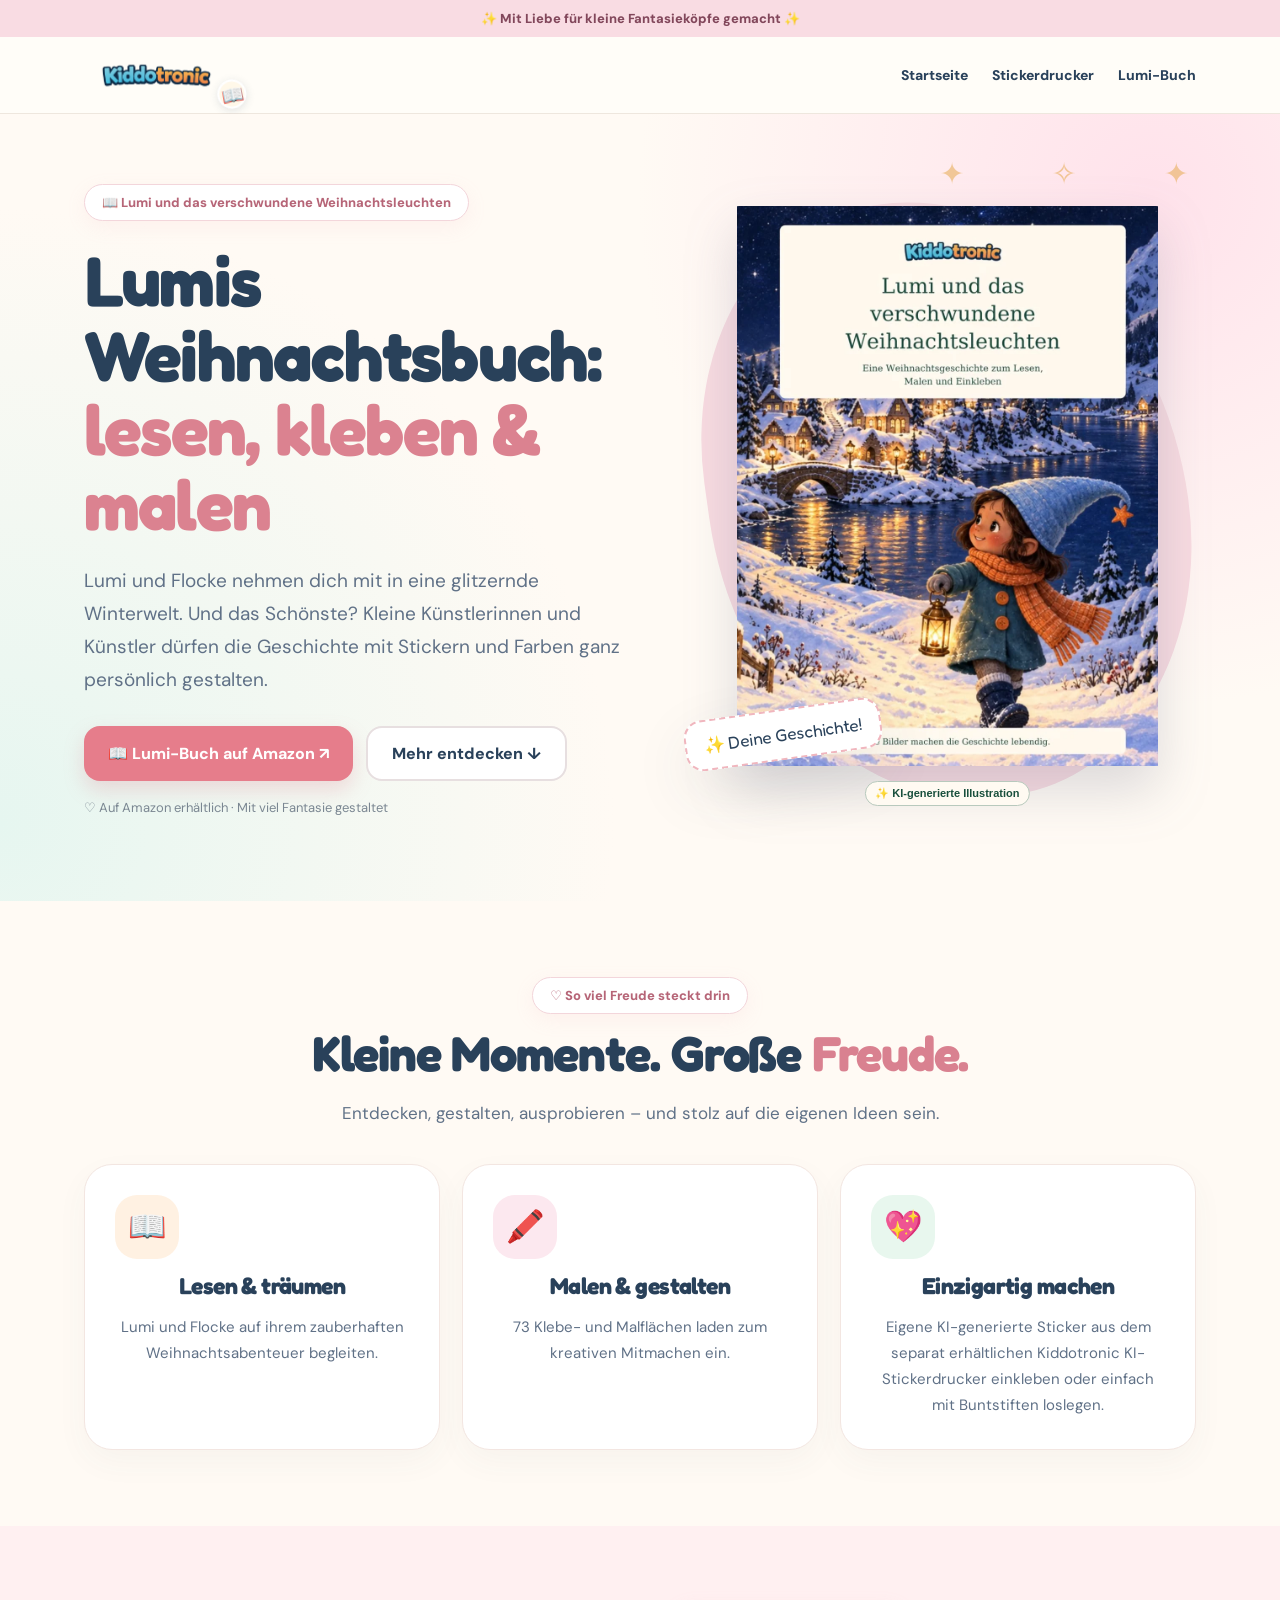
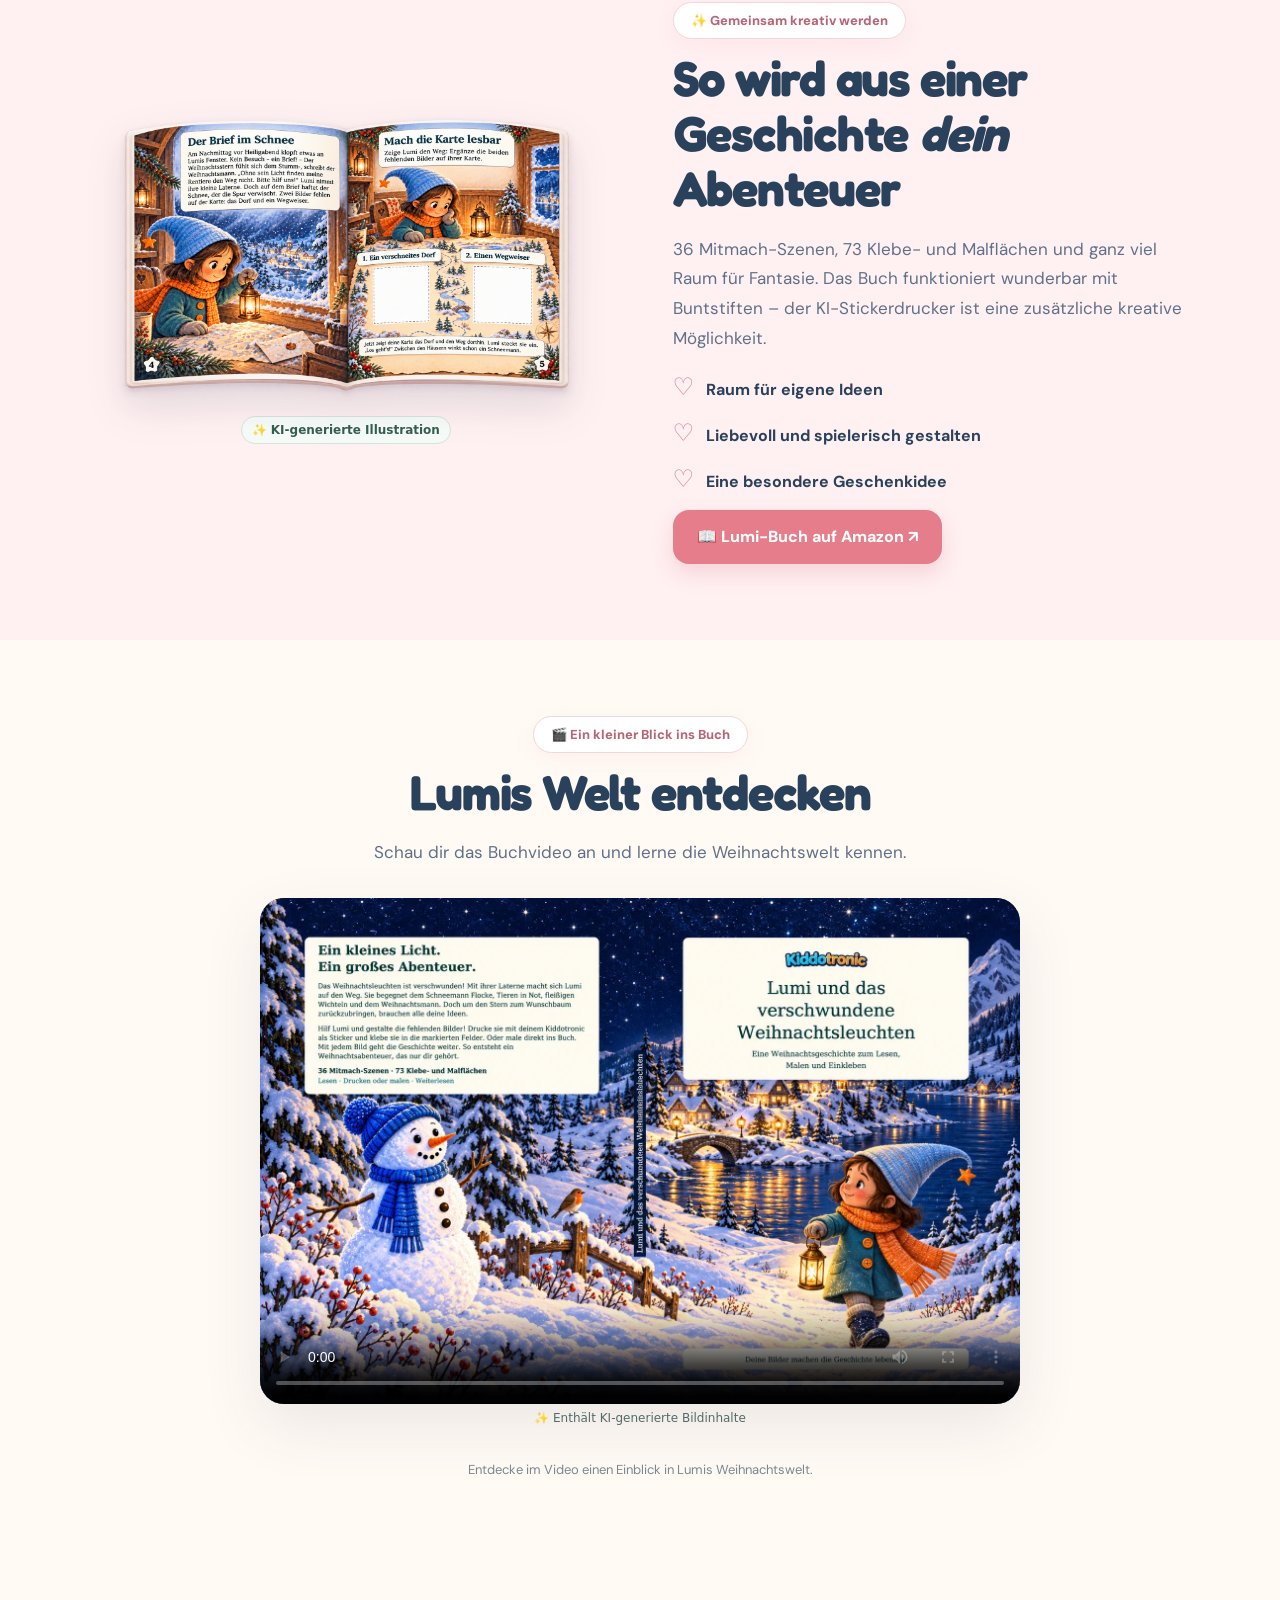
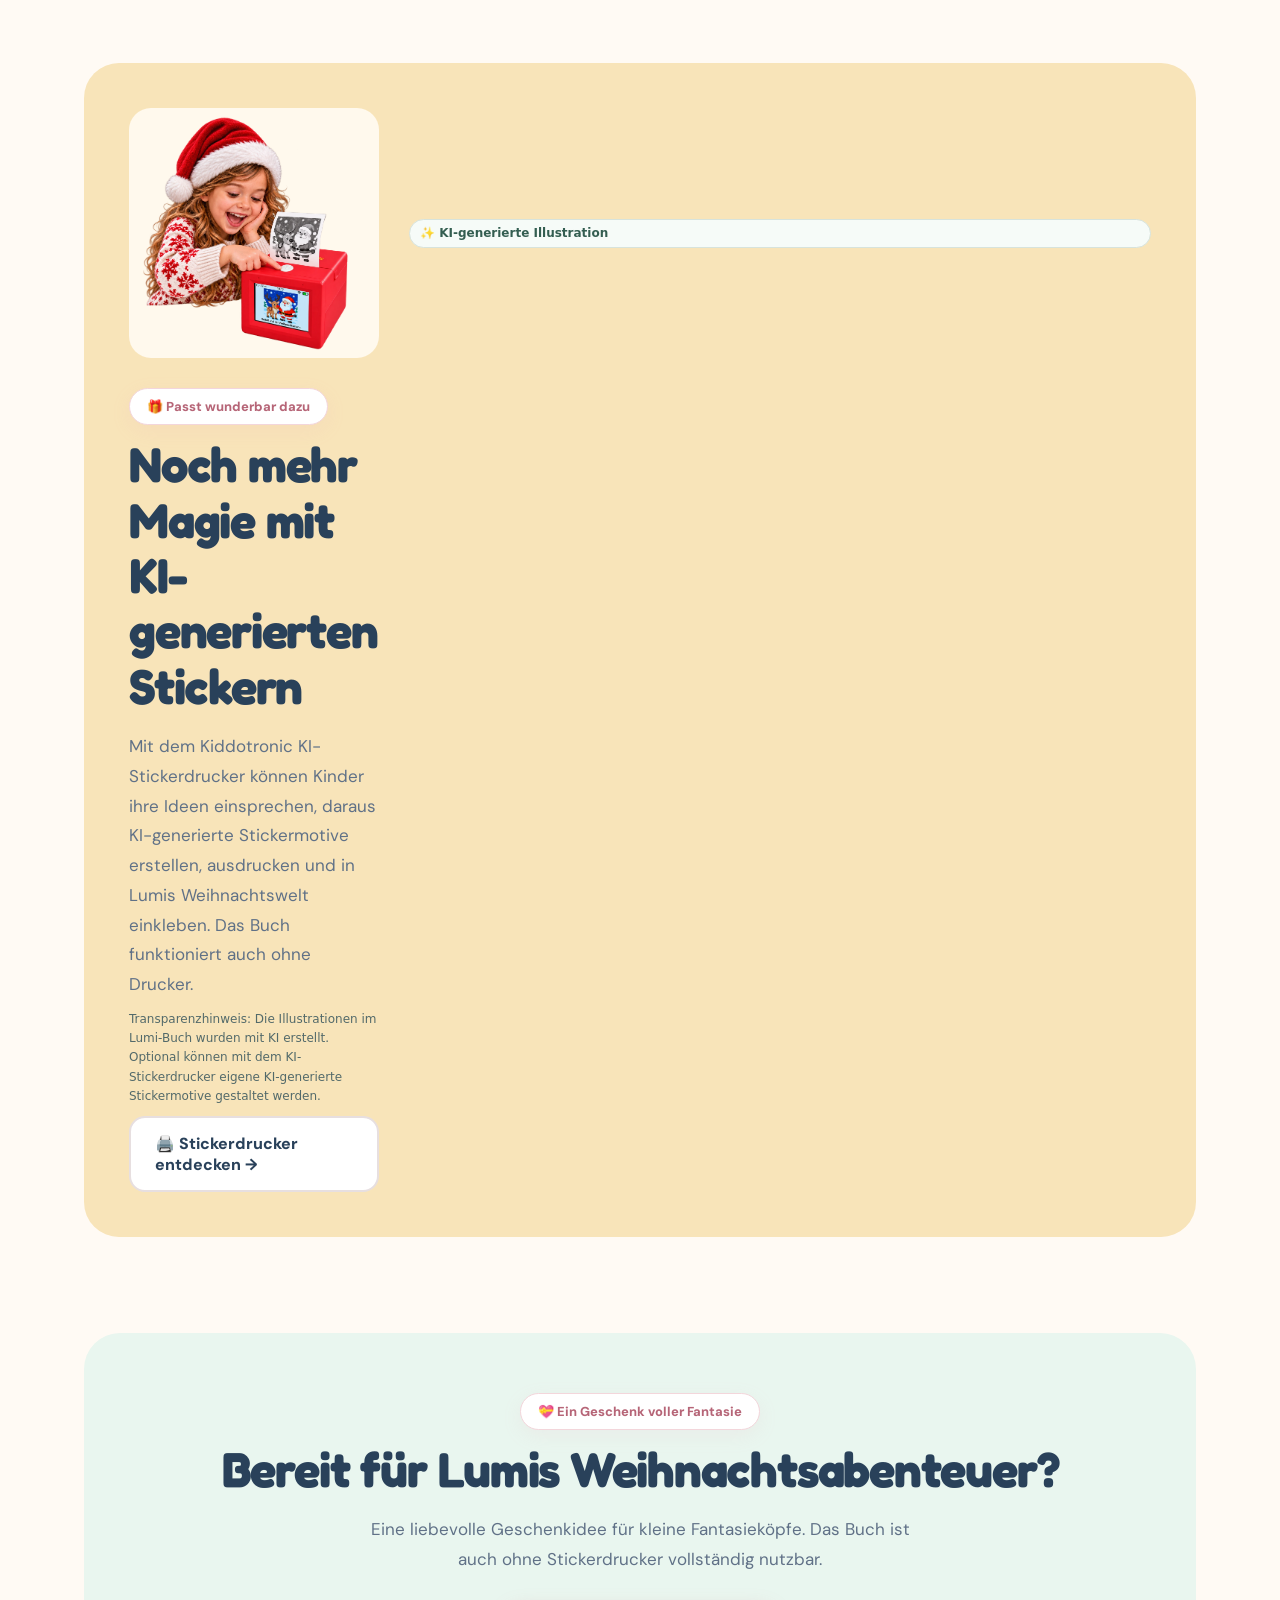
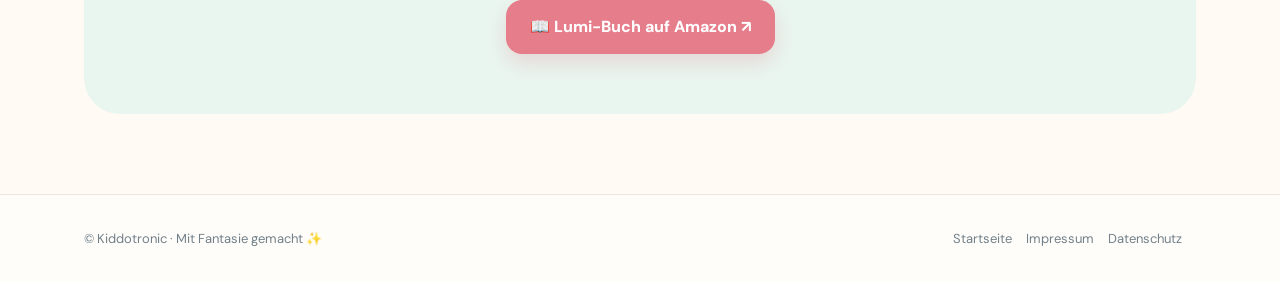
<file: lumi/index.html>
<!doctype html><html lang="de"><head><meta charset="utf-8"><meta name="viewport" content="width=device-width,initial-scale=1"><meta name="theme-color" content="#fffaf4"><meta name="description" content="Weihnachts-Mitmachbuch für kleine kreative Köpfe. Jetzt bei Kiddotronic entdecken und auf Amazon ansehen."><meta property="og:title" content="Lumi und das verschwundene Weihnachtsleuchten | Kiddotronic"><meta property="og:description" content="Weihnachts-Mitmachbuch für kleine kreative Köpfe"><meta property="og:type" content="website"><meta property="og:url" content="https://kiddotronic.com/lumi/"><meta property="og:image" content="https://kiddotronic.com/assets/lumi-cover.webp"><link rel="canonical" href="https://kiddotronic.com/lumi/"><title>Lumi und das verschwundene Weihnachtsleuchten | Kiddotronic</title><style>
@import url('https://fonts.googleapis.com/css2?family=DM+Sans:wght@400;500;600;700;800&family=Fredoka:wght@400;500;600;700&display=swap');
:root{--ink:#29415a;--muted:#607187;--cream:#fffaf4;--pink:#fff0f0;--mint:#e9f8ee;--gold:#f5bd67;--rose:#e77f8c;--shadow:0 22px 60px rgba(58,67,91,.10)}*{box-sizing:border-box}html{scroll-behavior:smooth}body{margin:0;background:var(--cream);color:var(--ink);font-family:'DM Sans',system-ui,sans-serif}a{color:inherit}img{display:block;max-width:100%}.container{max-width:1160px;margin:auto;padding:0 24px}.top{background:#f9dce3;text-align:center;font-size:13px;font-weight:800;padding:10px 12px;color:#82475b}.nav{background:#fffdf9dd;backdrop-filter:blur(15px);border-bottom:1px solid #eee7de}.nav .container{display:flex;align-items:center;justify-content:space-between;min-height:76px;gap:20px}.logo{font-family:Fredoka,sans-serif;font-size:26px;font-weight:700;text-decoration:none;color:#d56b82}.navlinks{display:flex;gap:24px;flex-wrap:wrap}.navlinks a{text-decoration:none;font-size:14px;font-weight:800}.navlinks a:hover{color:#d56b82}.hero{position:relative;overflow:hidden;background:radial-gradient(circle at 90% 10%,#ffe2eb 0,transparent 38%),radial-gradient(circle at 0 90%,#e6f6f0 0,transparent 42%),#fffaf4;padding:70px 0 85px}.hero:after{content:'✦   ✧   ✦';position:absolute;right:4%;top:40px;color:#e8b05e;font-size:30px;letter-spacing:40px;opacity:.6}.hero-grid{display:grid;grid-template-columns:1.05fr .95fr;gap:65px;align-items:center}.eyebrow{display:inline-flex;background:#fff;border:1px solid #f3d6db;border-radius:50px;padding:9px 17px;font-size:13px;font-weight:800;color:#b66577;box-shadow:0 6px 20px #e9a6b61c}h1,h2,h3{font-family:Fredoka,system-ui,sans-serif;letter-spacing:-.025em}h1{font-size:clamp(43px,5.5vw,78px);line-height:1.06;margin:22px 0;color:#29415a}h1 em{font-style:normal;color:#db8290}h2{font-size:clamp(30px,4vw,49px);line-height:1.13;margin:12px 0 18px}h3{font-size:23px;margin:13px 0}p{font-size:17px;line-height:1.75;color:var(--muted)}.lead{font-size:19px;max-width:580px}.buttons{display:flex;flex-wrap:wrap;gap:13px;margin:29px 0 18px}.btn{display:inline-flex;justify-content:center;align-items:center;gap:8px;min-height:54px;padding:15px 24px;border-radius:16px;background:#e67d8b;color:white;text-decoration:none;font-weight:800;box-shadow:0 9px 20px #dd859344;transition:transform .2s,box-shadow .2s}.btn:hover{transform:translateY(-3px);box-shadow:0 14px 25px #dd859355}.btn.secondary{background:white;color:var(--ink);box-shadow:none;border:2px solid #e7dfe0}.micro{font-size:13px;color:#7b8792}.hero-visual{position:relative;padding:20px}.hero-visual:before{content:'';position:absolute;inset:2%;border-radius:43% 57% 46% 54%;background:#f8dbe1;transform:rotate(-8deg)}.hero-visual img{position:relative;width:100%;max-height:560px;object-fit:contain;filter:drop-shadow(0 24px 26px #56617a35);border-radius:20px}.sticker{position:absolute;z-index:2;background:#fff;border:2px dashed #f0b6be;padding:13px 17px;border-radius:18px;font-family:Fredoka,sans-serif;font-size:17px;box-shadow:var(--shadow);transform:rotate(-8deg);bottom:3%;left:-3%}.section{padding:76px 0}.center{text-align:center}.center>p{max-width:650px;margin:0 auto 30px}.cards{display:grid;grid-template-columns:repeat(3,1fr);gap:22px;margin-top:35px}.card{background:#fff;border:1px solid #f3e6e1;border-radius:28px;padding:30px;box-shadow:0 12px 32px #4e56620b;transition:transform .2s}.card:hover{transform:translateY(-5px)}.emoji{display:grid;place-items:center;background:#fff1e2;width:64px;height:64px;border-radius:22px;font-size:31px}.card:nth-child(2) .emoji{background:#fce8ef}.card:nth-child(3) .emoji{background:#e8f7ee}.card p{font-size:15px;margin-bottom:0}.soft{background:#fff0f1}.split{display:grid;grid-template-columns:1fr 1fr;gap:65px;align-items:center}.photo{background:#fff;padding:15px;border-radius:30px;box-shadow:var(--shadow)}.photo img{width:100%;max-height:460px;object-fit:contain;border-radius:19px}.check{list-style:none;padding:0}.check li{margin:15px 0;font-weight:700}.check li:before{content:'♡';color:#df7d8e;margin-right:12px;font-size:24px}.banner{background:#f8e4b9;border-radius:35px;padding:45px;display:grid;grid-template-columns:160px 1fr;gap:38px;align-items:center}.banner img{width:100%;border-radius:18px}.banner p{margin:10px 0}.video{width:100%;max-width:760px;border-radius:24px;box-shadow:var(--shadow);background:#263d56}.cta{text-align:center;padding:60px 25px;background:#e9f6ef;border-radius:36px;margin:20px auto 80px}.cta p{max-width:550px;margin:0 auto 25px}.footer{border-top:1px solid #eee4e0;padding:35px 0;background:#fffdf9}.footer .container{display:flex;gap:20px;justify-content:space-between;flex-wrap:wrap;font-size:13px;color:#71808b}.footer a{margin-right:14px;text-decoration:none}.skip{position:absolute;left:-999px}.skip:focus{left:10px;top:10px;background:white;padding:12px;z-index:20}@media(max-width:780px){.container{padding:0 19px}.nav .container{min-height:70px}.navlinks{gap:12px}.navlinks a{font-size:12px}.logo{font-size:22px}.hero{padding:32px 0 50px}.hero-grid,.split{grid-template-columns:1fr;gap:25px}.hero-visual{grid-row:1;max-width:490px;margin:auto;width:100%}.hero-visual img{max-height:390px}.sticker{font-size:14px;bottom:0;left:0}.hero:after{display:none}h1{font-size:clamp(38px,10vw,58px)}.lead{font-size:17px}.section{padding:55px 0}.cards{grid-template-columns:1fr;gap:13px}.card{padding:23px}.banner{grid-template-columns:95px 1fr;padding:20px;gap:16px;border-radius:24px}.banner h2{font-size:25px}.banner p{font-size:14px}.buttons .btn{width:100%}.cta{margin-bottom:40px;padding:45px 20px}}@media(prefers-reduced-motion:reduce){html{scroll-behavior:auto}*{transition:none!important}}
.brand-logo-original{position:relative;display:inline-flex;align-items:center;flex-shrink:0;width:148px;min-height:65px}.brand-logo-original img{width:138px;height:65px;object-fit:contain;display:block}.brand-book-icon{position:absolute;right:-2px;bottom:1px;font-size:23px;line-height:1;background:#fff7e9;border:2px solid #f0d8bf;border-radius:50%;width:35px;height:35px;display:grid;place-items:center;transform:rotate(12deg);box-shadow:0 3px 10px #4a344422}@media(max-width:780px){.brand-logo-original{width:112px;min-height:50px}.brand-logo-original img{width:106px;height:50px}.brand-book-icon{width:29px;height:29px;font-size:19px;right:-4px;bottom:0}} .brand-logo-original{width:158px;min-height:76px;padding-right:8px;overflow:visible}.brand-logo-original img{width:142px;height:70px;object-fit:contain}.brand-book-icon{right:0;bottom:3px;transform:translate(15%,-5%) rotate(-11deg);z-index:2;border:2px solid #fff;box-shadow:0 2px 9px #31485b25;font-size:18px;width:29px;height:29px;background:#fff8e9}@media(max-width:780px){.brand-logo-original{width:119px;min-height:60px;padding-right:8px}.brand-logo-original img{width:108px;height:55px}.brand-book-icon{right:0;bottom:5px;width:24px;height:24px;font-size:15px;transform:translate(10%,-2%) rotate(-11deg)}}.banner{grid-template-columns:minmax(150px,250px) 1fr;gap:30px}.banner img{width:100%;height:auto;max-height:260px;object-fit:contain;border-radius:22px;background:#fff9ed;padding:8px}@media(max-width:780px){.banner{grid-template-columns:1fr;gap:16px;text-align:center}.banner img{max-width:250px;max-height:240px;margin:auto}.banner .btn{width:100%}}.photo-book-preview{background:transparent;box-shadow:none;border:0;padding:0;overflow:visible}.photo-book-preview img{width:100%;height:auto;max-height:none;object-fit:contain;border-radius:0;filter:drop-shadow(0 15px 18px rgba(49,58,82,.13))}@media(max-width:780px){.photo-book-preview{margin:0 auto;max-width:560px}.photo-book-preview img{max-height:none;width:100%}}.kd-ai-label{display:inline-flex;align-items:center;max-width:100%;margin:8px 0;padding:5px 10px;border:1px solid #d7e3dc;border-radius:999px;background:#f6fbf8;color:#345e51;font:600 12px/1.4 system-ui,sans-serif;letter-spacing:0;white-space:normal;box-shadow:none}.kd-ai-video-label,.kd-ai-footnote{font:500 12px/1.6 system-ui,sans-serif;color:#536a6a;margin:9px 0 12px}.kd-ai-footnote{max-width:650px}.hero-visual>.kd-ai-label{position:relative;z-index:2;margin:4px 0 8px}.photo>.kd-ai-label,.photo-book-preview>.kd-ai-label{margin:9px auto;display:table}.banner>.kd-ai-label{margin:4px 0}@media(max-width:780px){.kd-ai-label{font-size:11px;padding:4px 9px}.kd-ai-video-label,.kd-ai-footnote{font-size:12px}}
/* Compact, readable AI note below the artwork, separate from decorative stickers. */
.hero-visual { padding-bottom: 48px; }
.hero-visual > .sticker { bottom: 54px; }
.hero-visual > .kd-ai-label { position: absolute; z-index: 3; left: 50%; bottom: 8px; transform: translateX(-50%); display: inline-block; width: max-content; max-width: calc(100% - 24px); margin: 0; padding: 4px 9px; background: #fffaf2; color: #194f3c; border: 1px solid #b8c9bd; border-radius: 999px; font: 600 11px/1.3 Arial,sans-serif; text-align: center; box-shadow: none; }
@media (max-width: 600px) { .hero-visual { padding-bottom: 50px; } .hero-visual > .sticker { bottom: 58px; } .hero-visual > .kd-ai-label { bottom: 7px; font-size: 10px; padding: 4px 8px; } }
</style></head><body><a class="skip" href="#inhalt">Zum Inhalt springen</a><div class="top">✨ Mit Liebe für kleine Fantasieköpfe gemacht ✨</div><header class="nav"><nav class="container" aria-label="Hauptnavigation"><a class="logo brand-logo-original" href="/" aria-label="Kiddotronic – zur Startseite"><img src="/assets/kiddotronic-logo-02.png" alt="Kiddotronic" width="160" height="90"><span class="brand-book-icon" aria-hidden="true">📖</span></a><div class="navlinks"><a href="/">Startseite</a><a href="/stickerdrucker/">Stickerdrucker</a><a href="/lumi/">Lumi-Buch</a></div></nav></header><main id="inhalt"><section class="hero"><div class="container hero-grid"><div><span class="eyebrow">📖 Lumi und das verschwundene Weihnachtsleuchten</span><h1>Lumis Weihnachtsbuch: <em>lesen, kleben & malen</em></h1><p class="lead">Lumi und Flocke nehmen dich mit in eine glitzernde Winterwelt. Und das Schönste? Kleine Künstlerinnen und Künstler dürfen die Geschichte mit Stickern und Farben ganz persönlich gestalten.</p><div class="buttons"><a class="btn" href="https://www.amazon.de/dp/B0HRVSWYWW" target="_blank" rel="noopener noreferrer">📖 Lumi-Buch auf Amazon ↗</a><a class="btn secondary" href="#entdecken">Mehr entdecken ↓</a></div><div class="micro">♡ Auf Amazon erhältlich · Mit viel Fantasie gestaltet</div></div><div class="hero-visual"><img src="/assets/lumi-cover.webp" alt="Originalcover des Weihnachts-Mitmachbuchs Lumi und das verschwundene Weihnachtsleuchten" width="600" height="650" fetchpriority="high"><span class="sticker">✨ Deine Geschichte!</span><span class="kd-ai-label">✨ KI-generierte Illustration</span></div></div></section><section id="entdecken" class="section"><div class="container center"><span class="eyebrow">♡ So viel Freude steckt drin</span><h2>Kleine Momente. Große <span style="color:#d98190">Freude.</span></h2><p>Entdecken, gestalten, ausprobieren – und stolz auf die eigenen Ideen sein.</p><div class="cards"><article class="card"><div class="emoji" aria-hidden="true">📖</div><h3>Lesen & träumen</h3><p>Lumi und Flocke auf ihrem zauberhaften Weihnachtsabenteuer begleiten.</p></article><article class="card"><div class="emoji" aria-hidden="true">🖍️</div><h3>Malen & gestalten</h3><p>73 Klebe- und Malflächen laden zum kreativen Mitmachen ein.</p></article><article class="card"><div class="emoji" aria-hidden="true">💖</div><h3>Einzigartig machen</h3><p>Eigene KI-generierte Sticker aus dem separat erhältlichen Kiddotronic KI-Stickerdrucker einkleben oder einfach mit Buntstiften loslegen.</p></article></div></div></section><section class="section soft"><div class="container split"><div class="photo photo-book-preview"><img src="/E9B0D547-A817-4EF6-82A6-563EA6BCAA28.png" alt="Aufgeschlagenes Lumi-Weihnachts-Mitmachbuch mit einer Geschichte und freien Flächen zum Einkleben eigener Sticker" loading="lazy" decoding="async"><span class="kd-ai-label">✨ KI-generierte Illustration</span></div><div><span class="eyebrow">✨ Gemeinsam kreativ werden</span><h2>So wird aus einer Geschichte <em>dein</em> Abenteuer</h2><p>36 Mitmach-Szenen, 73 Klebe- und Malflächen und ganz viel Raum für Fantasie. Das Buch funktioniert wunderbar mit Buntstiften – der KI-Stickerdrucker ist eine zusätzliche kreative Möglichkeit.</p><ul class="check"><li>Raum für eigene Ideen</li><li>Liebevoll und spielerisch gestalten</li><li>Eine besondere Geschenkidee</li></ul><a class="btn" href="https://www.amazon.de/dp/B0HRVSWYWW" target="_blank" rel="noopener noreferrer">📖 Lumi-Buch auf Amazon ↗</a></div></div></section><section class="section"><div class="container center"><span class="eyebrow">🎬 Ein kleiner Blick ins Buch</span><h2>Lumis Welt entdecken</h2><p>Schau dir das Buchvideo an und lerne die Weihnachtswelt kennen.</p><video class="video" controls playsinline preload="metadata" poster="/assets/lumi-book-spread.webp"><source src="/assets/lumi-book-video.mp4" type="video/mp4">Dein Browser unterstützt das Video nicht.</video><p class="kd-ai-video-label">✨ Enthält KI-generierte Bildinhalte</p><p class="micro">Entdecke im Video einen Einblick in Lumis Weihnachtswelt.</p></div></section><section class="section"><div class="container"><div class="banner"><img src="/assets/christmas-girl-rounded-v2.webp" alt="Mädchen mit dem roten Kiddotronic KI-Stickerdrucker" loading="lazy"><span class="kd-ai-label">✨ KI-generierte Illustration</span><div><span class="eyebrow">🎁 Passt wunderbar dazu</span><h2>Noch mehr Magie mit KI-generierten Stickern</h2><p>Mit dem Kiddotronic KI-Stickerdrucker können Kinder ihre Ideen einsprechen, daraus KI-generierte Stickermotive erstellen, ausdrucken und in Lumis Weihnachtswelt einkleben. Das Buch funktioniert auch ohne Drucker.</p><p class="kd-ai-footnote">Transparenzhinweis: Die Illustrationen im Lumi-Buch wurden mit KI erstellt. Optional können mit dem KI-Stickerdrucker eigene KI-generierte Stickermotive gestaltet werden.</p><a class="btn secondary" href="/stickerdrucker/">🖨️ Stickerdrucker entdecken →</a></div></div></div></section><section class="container"><div class="cta"><span class="eyebrow">💝 Ein Geschenk voller Fantasie</span><h2>Bereit für Lumis Weihnachtsabenteuer?</h2><p>Eine liebevolle Geschenkidee für kleine Fantasieköpfe. Das Buch ist auch ohne Stickerdrucker vollständig nutzbar.</p><a class="btn" href="https://www.amazon.de/dp/B0HRVSWYWW" target="_blank" rel="noopener noreferrer">📖 Lumi-Buch auf Amazon ↗</a></div></section></main><footer class="footer"><div class="container"><div>© Kiddotronic · Mit Fantasie gemacht ✨</div><div><a href="/">Startseite</a><a href="/impressum.html">Impressum</a><a href="/datenschutz.html">Datenschutz</a></div></div></footer></body></html>
</file>
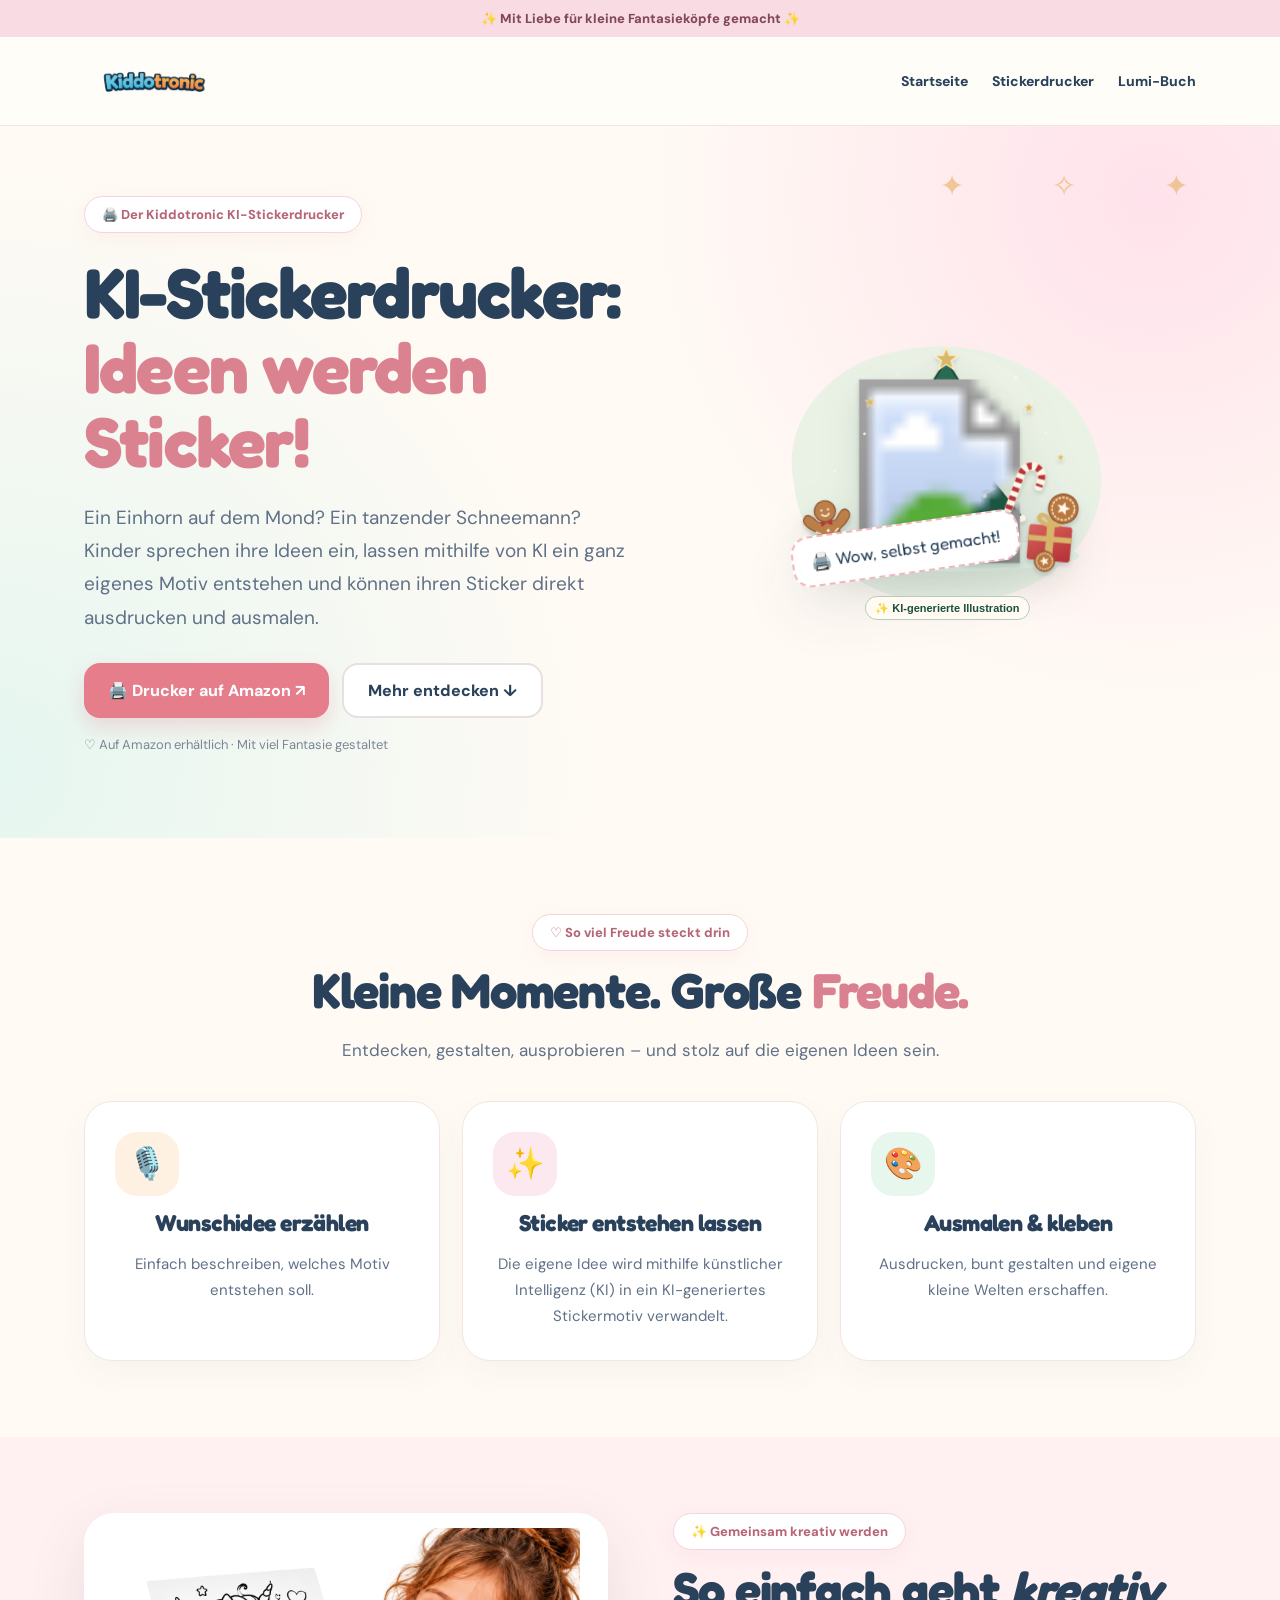
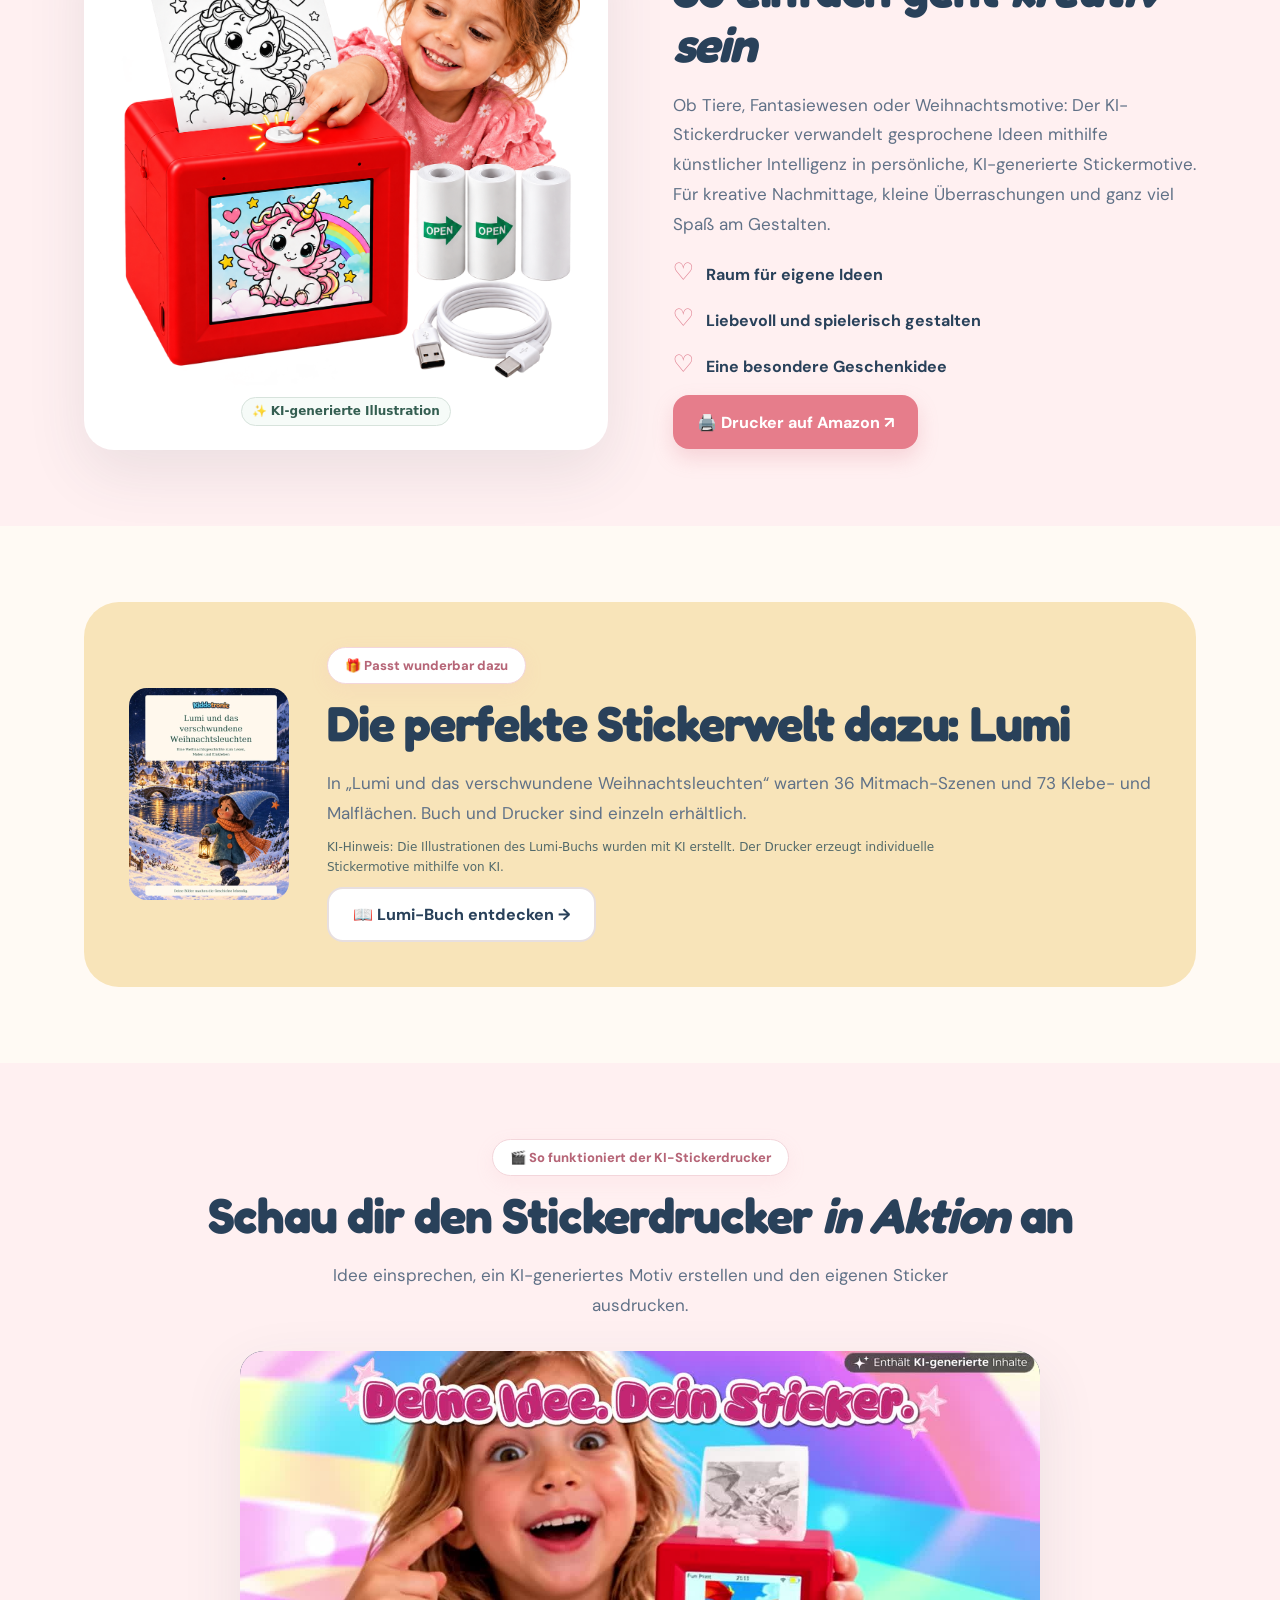
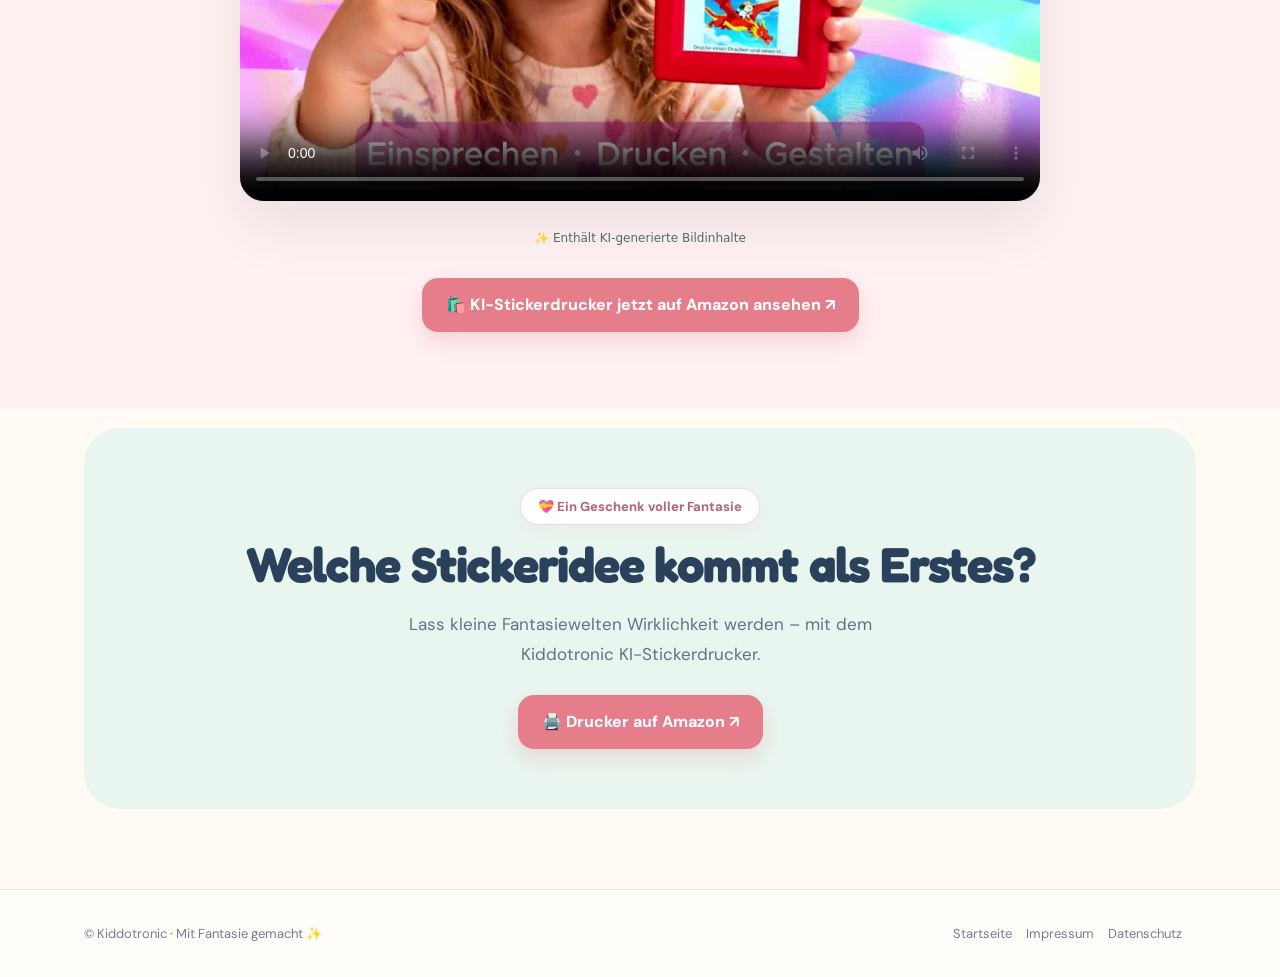
<file: stickerdrucker/index.html>
<!doctype html><html lang="de"><head><meta charset="utf-8"><meta name="viewport" content="width=device-width,initial-scale=1"><meta name="theme-color" content="#fffaf4"><meta name="description" content="Kreative Sticker aus eigenen Ideen. Jetzt bei Kiddotronic entdecken und auf Amazon ansehen."><meta property="og:title" content="Kiddotronic KI-Stickerdrucker | Kiddotronic"><meta property="og:description" content="Kreative Sticker aus eigenen Ideen"><meta property="og:type" content="website"><meta property="og:url" content="https://kiddotronic.com/stickerdrucker/"><meta property="og:image" content="https://kiddotronic.com/assets/kiddotronic-intro-amazon.jpg"><link rel="canonical" href="https://kiddotronic.com/stickerdrucker/"><title>Kiddotronic KI-Stickerdrucker | Kiddotronic</title><style>
@import url('https://fonts.googleapis.com/css2?family=DM+Sans:wght@400;500;600;700;800&family=Fredoka:wght@400;500;600;700&display=swap');
:root{--ink:#29415a;--muted:#607187;--cream:#fffaf4;--pink:#fff0f0;--mint:#e9f8ee;--gold:#f5bd67;--rose:#e77f8c;--shadow:0 22px 60px rgba(58,67,91,.10)}*{box-sizing:border-box}html{scroll-behavior:smooth}body{margin:0;background:var(--cream);color:var(--ink);font-family:'DM Sans',system-ui,sans-serif}a{color:inherit}img{display:block;max-width:100%}.container{max-width:1160px;margin:auto;padding:0 24px}.top{background:#f9dce3;text-align:center;font-size:13px;font-weight:800;padding:10px 12px;color:#82475b}.nav{background:#fffdf9dd;backdrop-filter:blur(15px);border-bottom:1px solid #eee7de}.nav .container{display:flex;align-items:center;justify-content:space-between;min-height:76px;gap:20px}.logo{font-family:Fredoka,sans-serif;font-size:26px;font-weight:700;text-decoration:none;color:#d56b82}.navlinks{display:flex;gap:24px;flex-wrap:wrap}.navlinks a{text-decoration:none;font-size:14px;font-weight:800}.navlinks a:hover{color:#d56b82}.hero{position:relative;overflow:hidden;background:radial-gradient(circle at 90% 10%,#ffe2eb 0,transparent 38%),radial-gradient(circle at 0 90%,#e6f6f0 0,transparent 42%),#fffaf4;padding:70px 0 85px}.hero:after{content:'✦   ✧   ✦';position:absolute;right:4%;top:40px;color:#e8b05e;font-size:30px;letter-spacing:40px;opacity:.6}.hero-grid{display:grid;grid-template-columns:1.05fr .95fr;gap:65px;align-items:center}.eyebrow{display:inline-flex;background:#fff;border:1px solid #f3d6db;border-radius:50px;padding:9px 17px;font-size:13px;font-weight:800;color:#b66577;box-shadow:0 6px 20px #e9a6b61c}h1,h2,h3{font-family:Fredoka,system-ui,sans-serif;letter-spacing:-.025em}h1{font-size:clamp(43px,5.5vw,78px);line-height:1.06;margin:22px 0;color:#29415a}h1 em{font-style:normal;color:#db8290}h2{font-size:clamp(30px,4vw,49px);line-height:1.13;margin:12px 0 18px}h3{font-size:23px;margin:13px 0}p{font-size:17px;line-height:1.75;color:var(--muted)}.lead{font-size:19px;max-width:580px}.buttons{display:flex;flex-wrap:wrap;gap:13px;margin:29px 0 18px}.btn{display:inline-flex;justify-content:center;align-items:center;gap:8px;min-height:54px;padding:15px 24px;border-radius:16px;background:#e67d8b;color:white;text-decoration:none;font-weight:800;box-shadow:0 9px 20px #dd859344;transition:transform .2s,box-shadow .2s}.btn:hover{transform:translateY(-3px);box-shadow:0 14px 25px #dd859355}.btn.secondary{background:white;color:var(--ink);box-shadow:none;border:2px solid #e7dfe0}.micro{font-size:13px;color:#7b8792}.hero-visual{position:relative;padding:20px}.hero-visual:before{content:'';position:absolute;inset:2%;border-radius:43% 57% 46% 54%;background:#f8dbe1;transform:rotate(-8deg)}.hero-visual img{position:relative;width:100%;max-height:560px;object-fit:contain;filter:drop-shadow(0 24px 26px #56617a35);border-radius:20px}.sticker{position:absolute;z-index:2;background:#fff;border:2px dashed #f0b6be;padding:13px 17px;border-radius:18px;font-family:Fredoka,sans-serif;font-size:17px;box-shadow:var(--shadow);transform:rotate(-8deg);bottom:3%;left:-3%}.section{padding:76px 0}.center{text-align:center}.center>p{max-width:650px;margin:0 auto 30px}.cards{display:grid;grid-template-columns:repeat(3,1fr);gap:22px;margin-top:35px}.card{background:#fff;border:1px solid #f3e6e1;border-radius:28px;padding:30px;box-shadow:0 12px 32px #4e56620b;transition:transform .2s}.card:hover{transform:translateY(-5px)}.emoji{display:grid;place-items:center;background:#fff1e2;width:64px;height:64px;border-radius:22px;font-size:31px}.card:nth-child(2) .emoji{background:#fce8ef}.card:nth-child(3) .emoji{background:#e8f7ee}.card p{font-size:15px;margin-bottom:0}.soft{background:#fff0f1}.split{display:grid;grid-template-columns:1fr 1fr;gap:65px;align-items:center}.photo{background:#fff;padding:15px;border-radius:30px;box-shadow:var(--shadow)}.photo img{width:100%;max-height:460px;object-fit:contain;border-radius:19px}.check{list-style:none;padding:0}.check li{margin:15px 0;font-weight:700}.check li:before{content:'♡';color:#df7d8e;margin-right:12px;font-size:24px}.banner{background:#f8e4b9;border-radius:35px;padding:45px;display:grid;grid-template-columns:160px 1fr;gap:38px;align-items:center}.banner img{width:100%;border-radius:18px}.banner p{margin:10px 0}.video{width:100%;max-width:760px;border-radius:24px;box-shadow:var(--shadow);background:#263d56}.cta{text-align:center;padding:60px 25px;background:#e9f6ef;border-radius:36px;margin:20px auto 80px}.cta p{max-width:550px;margin:0 auto 25px}.footer{border-top:1px solid #eee4e0;padding:35px 0;background:#fffdf9}.footer .container{display:flex;gap:20px;justify-content:space-between;flex-wrap:wrap;font-size:13px;color:#71808b}.footer a{margin-right:14px;text-decoration:none}.skip{position:absolute;left:-999px}.skip:focus{left:10px;top:10px;background:white;padding:12px;z-index:20}@media(max-width:780px){.container{padding:0 19px}.nav .container{min-height:70px}.navlinks{gap:12px}.navlinks a{font-size:12px}.logo{font-size:22px}.hero{padding:32px 0 50px}.hero-grid,.split{grid-template-columns:1fr;gap:25px}.hero-visual{grid-row:1;max-width:490px;margin:auto;width:100%}.hero-visual img{max-height:390px}.sticker{font-size:14px;bottom:0;left:0}.hero:after{display:none}h1{font-size:clamp(38px,10vw,58px)}.lead{font-size:17px}.section{padding:55px 0}.cards{grid-template-columns:1fr;gap:13px}.card{padding:23px}.banner{grid-template-columns:95px 1fr;padding:20px;gap:16px;border-radius:24px}.banner h2{font-size:25px}.banner p{font-size:14px}.buttons .btn{width:100%}.cta{margin-bottom:40px;padding:45px 20px}}@media(prefers-reduced-motion:reduce){html{scroll-behavior:auto}*{transition:none!important}}
.brand-logo-original{position:relative;display:inline-flex;align-items:center;flex-shrink:0;width:148px;min-height:65px}.brand-logo-original img{width:138px;height:65px;object-fit:contain;display:block}.brand-book-icon{position:absolute;right:-2px;bottom:1px;font-size:23px;line-height:1;background:#fff7e9;border:2px solid #f0d8bf;border-radius:50%;width:35px;height:35px;display:grid;place-items:center;transform:rotate(12deg);box-shadow:0 3px 10px #4a344422}@media(max-width:780px){.brand-logo-original{width:112px;min-height:50px}.brand-logo-original img{width:106px;height:50px}.brand-book-icon{width:29px;height:29px;font-size:19px;right:-4px;bottom:0}} .hero-visual .christmas-scene{position:relative;width:100%;height:auto;max-height:550px;display:block;filter:drop-shadow(0 20px 24px #56617a25)}.printer-demo{margin:0 auto 28px;display:block;width:100%;max-width:800px;aspect-ratio:16/9;object-fit:contain;border-radius:24px;background:#132c45;box-shadow:var(--shadow)}.printer-video-actions{display:flex;justify-content:center;margin-top:24px}.nav .container{min-height:88px;gap:16px}.navlinks{align-items:center;justify-content:flex-end;min-width:0}.navlinks a{white-space:nowrap}.hero-visual{max-width:500px;margin-inline:auto}.hero-visual .christmas-scene{max-height:440px}.hero-visual:before{inset:8% 5%}.hero-visual .sticker{left:4%;bottom:0}@media(max-width:780px){.nav .container{min-height:80px;gap:10px;padding-top:8px;padding-bottom:8px}.navlinks{gap:8px 12px;max-width:calc(100% - 125px)}.navlinks a{font-size:12px;line-height:1.4}.hero-visual{max-width:390px;padding:8px 10px 28px}.hero-visual .christmas-scene{max-height:310px}.hero-visual .sticker{font-size:12px;bottom:2px;left:6%}.hero-grid{gap:14px}.hero{padding-top:22px}.hero h1{margin-top:14px}}@media(max-width:390px){.navlinks{gap:6px 10px}.navlinks a{font-size:11px}.hero-visual .christmas-scene{max-height:275px}}.hero-visual img{object-fit:contain;max-height:400px;background:#fff;border-radius:26px;padding:12px}.hero-visual:before{background:#f8e3e7}@media(max-width:780px){.hero-visual img{max-height:295px;padding:8px}.hero-visual{max-width:370px}}.hero-visual .christmas-scene{display:block;width:100%;height:auto;max-height:450px;overflow:visible;filter:drop-shadow(0 14px 18px rgba(20,60,40,.13))}.hero-visual{max-width:550px}.hero-visual:before{background:#eaf2e6}@media(max-width:780px){.hero-visual{max-width:390px;margin-inline:auto;padding:0 5px 24px}.hero-visual .christmas-scene{max-height:325px}}.kd-ai-label{display:inline-flex;align-items:center;max-width:100%;margin:8px 0;padding:5px 10px;border:1px solid #d7e3dc;border-radius:999px;background:#f6fbf8;color:#345e51;font:600 12px/1.4 system-ui,sans-serif;letter-spacing:0;white-space:normal;box-shadow:none}.kd-ai-video-label,.kd-ai-footnote{font:500 12px/1.6 system-ui,sans-serif;color:#536a6a;margin:9px 0 12px}.kd-ai-footnote{max-width:650px}.hero-visual>.kd-ai-label{position:relative;z-index:2;margin:4px 0 8px}.photo>.kd-ai-label,.photo-book-preview>.kd-ai-label{margin:9px auto;display:table}.banner>.kd-ai-label{margin:4px 0}@media(max-width:780px){.kd-ai-label{font-size:11px;padding:4px 9px}.kd-ai-video-label,.kd-ai-footnote{font-size:12px}}
/* Compact, readable AI note below the artwork, separate from decorative stickers. */
.hero-visual { padding-bottom: 48px; }
.hero-visual > .sticker { bottom: 54px; }
.hero-visual > .kd-ai-label { position: absolute; z-index: 3; left: 50%; bottom: 8px; transform: translateX(-50%); display: inline-block; width: max-content; max-width: calc(100% - 24px); margin: 0; padding: 4px 9px; background: #fffaf2; color: #194f3c; border: 1px solid #b8c9bd; border-radius: 999px; font: 600 11px/1.3 Arial,sans-serif; text-align: center; box-shadow: none; }
@media (max-width: 600px) { .hero-visual { padding-bottom: 50px; } .hero-visual > .sticker { bottom: 58px; } .hero-visual > .kd-ai-label { bottom: 7px; font-size: 10px; padding: 4px 8px; } }
</style></head><body><a class="skip" href="#inhalt">Zum Inhalt springen</a><div class="top">✨ Mit Liebe für kleine Fantasieköpfe gemacht ✨</div><header class="nav"><nav class="container" aria-label="Hauptnavigation"><a class="logo brand-logo-original" href="/" aria-label="Kiddotronic – zur Startseite"><img src="/assets/kiddotronic-logo-02.png" alt="Kiddotronic" width="160" height="90"></a><div class="navlinks"><a href="/">Startseite</a><a href="/stickerdrucker/">Stickerdrucker</a><a href="/lumi/">Lumi-Buch</a></div></nav></header><main id="inhalt"><section class="hero"><div class="container hero-grid"><div><span class="eyebrow">🖨️ Der Kiddotronic KI-Stickerdrucker</span><h1>KI-Stickerdrucker: <em>Ideen werden Sticker!</em></h1><p class="lead">Ein Einhorn auf dem Mond? Ein tanzender Schneemann? Kinder sprechen ihre Ideen ein, lassen mithilfe von KI ein ganz eigenes Motiv entstehen und können ihren Sticker direkt ausdrucken und ausmalen.</p><div class="buttons"><a class="btn" href="https://www.amazon.de/dp/B0GYMHN6Z5" target="_blank" rel="noopener noreferrer">🖨️ Drucker auf Amazon ↗</a><a class="btn secondary" href="#entdecken">Mehr entdecken ↓</a></div><div class="micro">♡ Auf Amazon erhältlich · Mit viel Fantasie gestaltet</div></div><div class="hero-visual"><svg class="christmas-scene" xmlns="http://www.w3.org/2000/svg" viewBox="0 0 800 640" role="img" aria-labelledby="christmas-scene-title"><title id="christmas-scene-title">Mädchen mit rotem Kiddotronic Sticker-Drucker vor dem Weihnachtsbaum, umgeben von Geschenken und einem Lebkuchenmann</title>
<defs>
<linearGradient id="tree" x2="1" y2="1"><stop stop-color="#34765b"/><stop offset="1" stop-color="#194F3C"/></linearGradient>
<linearGradient id="red" x2="0.7" y2="1"><stop stop-color="#db6660"/><stop offset="1" stop-color="#B93639"/></linearGradient>
<pattern id="candy" width="22" height="22" patternUnits="userSpaceOnUse" patternTransform="rotate(-35)"><rect width="22" height="22" fill="#fff6e8"/><rect width="10" height="22" fill="#B93639"/></pattern>
<filter id="shadow"><feDropShadow dx="0" dy="8" stdDeviation="6" flood-color="#0b3028" flood-opacity=".16"/></filter>
<g id="star"><path d="M0-18 5-5 19-5 8 4 12 18 0 10-12 18-8 4-19-5-5-5Z" fill="#D8B66A" stroke="#fff0c1" stroke-width="2"/></g>
<g id="cookie"><circle r="39" fill="#ba783f" stroke="#8a4c28" stroke-width="3"/><circle r="30" fill="none" stroke="#fff6e8" stroke-width="4" stroke-dasharray="3 7" stroke-linecap="round"/><path d="m0-19 5 12 13 1-10 8 3 13-11-7-11 7 3-13-10-8 13-1Z" fill="#fff6e8"/></g>
<g id="gift"><rect width="100" height="82" rx="7" fill="url(#red)"/><path d="M41 0h18v82H41zM0 25h100v13H0z" fill="#D8B66A"/><path d="M50 0C-1-6 28-45 50-5 71-45 101-6 50 0Z" fill="none" stroke="#D8B66A" stroke-width="10"/></g>
<g id="cane"><path d="M0 134V23C0-23 62-23 62 23v17" fill="none" stroke="#fff6e8" stroke-width="23" stroke-linecap="round"/><path d="M0 134V23C0-23 62-23 62 23v17" fill="none" stroke="#B93639" stroke-width="21" stroke-dasharray="13 15"/></g>
</defs>
<ellipse cx="403" cy="575" rx="350" ry="42" fill="#d9e9dc"/>
<circle cx="415" cy="270" r="240" fill="#fff6e8" opacity=".1"/>
<g filter="url(#shadow)">
<path d="M379 419h38v117h-38z" fill="#9a6139"/>
<path d="M398 54 301 208h43l-99 133h56L195 475q202 64 407 0L494 341h55L449 208h43Z" fill="url(#tree)" stroke="#123e30" stroke-width="4" stroke-linejoin="round"/>
<path d="M301 208q98 40 191 0M245 341q153 55 304 0M195 475q205 62 407 0" fill="none" stroke="#fff6e8" stroke-width="16" stroke-linecap="round"/>
<path d="M341 178q55 36 105 0M299 271q85 75 194 10M257 383q133 94 272 12" fill="none" stroke="#D8B66A" stroke-width="4"/>
<g fill="#ffe6a0"><circle cx="354" cy="186" r="6"/><circle cx="393" cy="194" r="6"/><circle cx="430" cy="188" r="6"/><circle cx="316" cy="286" r="6"/><circle cx="357" cy="311" r="6"/><circle cx="404" cy="322" r="6"/><circle cx="453" cy="306" r="6"/><circle cx="278" cy="400" r="6"/><circle cx="327" cy="425" r="6"/><circle cx="384" cy="441" r="6"/><circle cx="444" cy="438" r="6"/><circle cx="500" cy="415" r="6"/></g>
<g fill="url(#red)" stroke="#f0a29a" stroke-width="2"><circle cx="363" cy="237" r="14"/><circle cx="452" cy="363" r="19"/><circle cx="330" cy="374" r="17"/><circle cx="403" cy="458" r="17"/></g>
<use href="#star" transform="translate(398 49) scale(1.6)"/>
<use href="#cane" transform="translate(175 314) rotate(-19) scale(1.1)"/>
<image href="https://kiddotronic.com/assets/christmas-girl-rounded-v2.webp" x="155" y="105" width="450" height="490" preserveAspectRatio="xMidYMax meet"/>

<use href="#cane" transform="translate(605 338) rotate(20) scale(.9)"/>
<use href="#gift" transform="translate(620 490) rotate(5) scale(1.15)"/>
<g transform="translate(132 527)"><ellipse cx="50" cy="72" rx="56" ry="9" fill="#194f3c" opacity=".13"/><rect y="8" width="100" height="62" rx="5" fill="#c7a45b"/><rect y="5" width="100" height="13" rx="3" fill="#ddc17e"/><path d="M43 5h14v65H43z" fill="#fff6e8"/><path d="M50 5C22 3 24-21 50 1 76-21 78 3 50 5Z" fill="none" stroke="#fff6e8" stroke-width="6" stroke-linejoin="round"/></g>
<g transform="translate(85 465) rotate(-10)"><path d="M-30 18-44 1q-15-16-24 0-7 13 15 31l18 13-13 40q-5 19 10 20 12 0 21-33l7-17 8 17q9 33 21 33 15-1 10-20L20 45l18-13q22-18 15-31-9-16-24 0L15 18Z" fill="#bd804a" stroke="#8c522d" stroke-width="3"/><circle cx="-9" cy="-10" r="28" fill="#bd804a" stroke="#8c522d" stroke-width="3"/><g fill="#fff6e8"><circle cx="-18" cy="-14" r="3"/><circle cx="0" cy="-14" r="3"/><circle cx="-9" cy="42" r="4"/><circle cx="-9" cy="57" r="4"/></g><path d="M-20-3q11 12 22 0M-42 40l12 8M19 40l-11 8M-32 85l12 5M15 85l-12 5" fill="none" stroke="#fff6e8" stroke-width="4"/><path d="m-10 22-15-8v16l15-8 15-8v16Z" fill="#B93639"/></g>
<use href="#cookie" transform="translate(710 450) rotate(18)"/>
<use href="#cookie" transform="translate(660 590) scale(.7) rotate(-15)"/>
<use href="#star" transform="translate(195 165) scale(.7)"/><use href="#star" transform="translate(618 180) scale(.65)"/><use href="#star" transform="translate(703 312) scale(.5)"/>
</g>
<g fill="#fff6e8" opacity=".8"><circle cx="180" cy="250" r="4"/><circle cx="583" cy="100" r="5"/><circle cx="662" cy="248" r="3"/><circle cx="268" cy="91" r="3"/><circle cx="100" cy="350" r="4"/></g>
</svg><span class="kd-ai-label">✨ KI-generierte Illustration</span><span class="sticker">🖨️ Wow, selbst gemacht!</span></div></div></section><section id="entdecken" class="section"><div class="container center"><span class="eyebrow">♡ So viel Freude steckt drin</span><h2>Kleine Momente. Große <span style="color:#d98190">Freude.</span></h2><p>Entdecken, gestalten, ausprobieren – und stolz auf die eigenen Ideen sein.</p><div class="cards"><article class="card"><div class="emoji" aria-hidden="true">🎙️</div><h3>Wunschidee erzählen</h3><p>Einfach beschreiben, welches Motiv entstehen soll.</p></article><article class="card"><div class="emoji" aria-hidden="true">✨</div><h3>Sticker entstehen lassen</h3><p>Die eigene Idee wird mithilfe künstlicher Intelligenz (KI) in ein KI-generiertes Stickermotiv verwandelt.</p></article><article class="card"><div class="emoji" aria-hidden="true">🎨</div><h3>Ausmalen & kleben</h3><p>Ausdrucken, bunt gestalten und eigene kleine Welten erschaffen.</p></article></div></div></section><section class="section soft"><div class="container split"><div class="photo"><img src="/assets/kiddotronic-gift-cutout.png" alt="Kiddotronic als kreative Geschenkidee" loading="lazy"><span class="kd-ai-label">✨ KI-generierte Illustration</span></div><div><span class="eyebrow">✨ Gemeinsam kreativ werden</span><h2>So einfach geht <em>kreativ sein</em></h2><p>Ob Tiere, Fantasiewesen oder Weihnachtsmotive: Der KI-Stickerdrucker verwandelt gesprochene Ideen mithilfe künstlicher Intelligenz in persönliche, KI-generierte Stickermotive. Für kreative Nachmittage, kleine Überraschungen und ganz viel Spaß am Gestalten.</p><ul class="check"><li>Raum für eigene Ideen</li><li>Liebevoll und spielerisch gestalten</li><li>Eine besondere Geschenkidee</li></ul><a class="btn" href="https://www.amazon.de/dp/B0GYMHN6Z5" target="_blank" rel="noopener noreferrer">🖨️ Drucker auf Amazon ↗</a></div></div></section><section class="section"><div class="container"><div class="banner"><img src="/assets/lumi-cover.webp" alt="" loading="lazy"><div><span class="eyebrow">🎁 Passt wunderbar dazu</span><h2>Die perfekte Stickerwelt dazu: Lumi</h2><p>In „Lumi und das verschwundene Weihnachtsleuchten“ warten 36 Mitmach-Szenen und 73 Klebe- und Malflächen. Buch und Drucker sind einzeln erhältlich.</p><p class="kd-ai-footnote">KI-Hinweis: Die Illustrationen des Lumi-Buchs wurden mit KI erstellt. Der Drucker erzeugt individuelle Stickermotive mithilfe von KI.</p><a class="btn secondary" href="/lumi/">📖 Lumi-Buch entdecken →</a></div></div></div></section><section class="section soft" id="produktvideo"><div class="container center"><span class="eyebrow">🎬 So funktioniert der KI-Stickerdrucker</span><h2>Schau dir den Stickerdrucker <em>in Aktion</em> an</h2><p>Idee einsprechen, ein KI-generiertes Motiv erstellen und den eigenen Sticker ausdrucken.</p><video class="printer-demo" controls playsinline preload="metadata" poster="/assets/kiddotronic-intro-amazon.jpg" aria-label="Kiddotronic KI-Stickerdrucker Produktvideo"><source src="/assets/kiddotronic-intro-amazon.mp4" type="video/mp4">Dein Browser unterstützt dieses Video nicht.</video><p class="kd-ai-video-label">✨ Enthält KI-generierte Bildinhalte</p><div class="printer-video-actions"><a class="btn" href="https://www.amazon.de/dp/B0GYMHN6Z5" target="_blank" rel="noopener noreferrer">🛍️ KI-Stickerdrucker jetzt auf Amazon ansehen ↗</a></div></div></section><section class="container"><div class="cta"><span class="eyebrow">💝 Ein Geschenk voller Fantasie</span><h2>Welche Stickeridee kommt als Erstes?</h2><p>Lass kleine Fantasiewelten Wirklichkeit werden – mit dem Kiddotronic KI-Stickerdrucker.</p><a class="btn" href="https://www.amazon.de/dp/B0GYMHN6Z5" target="_blank" rel="noopener noreferrer">🖨️ Drucker auf Amazon ↗</a></div></section></main><footer class="footer"><div class="container"><div>© Kiddotronic · Mit Fantasie gemacht ✨</div><div><a href="/">Startseite</a><a href="/impressum.html">Impressum</a><a href="/datenschutz.html">Datenschutz</a></div></div></footer></body></html>
</file>
